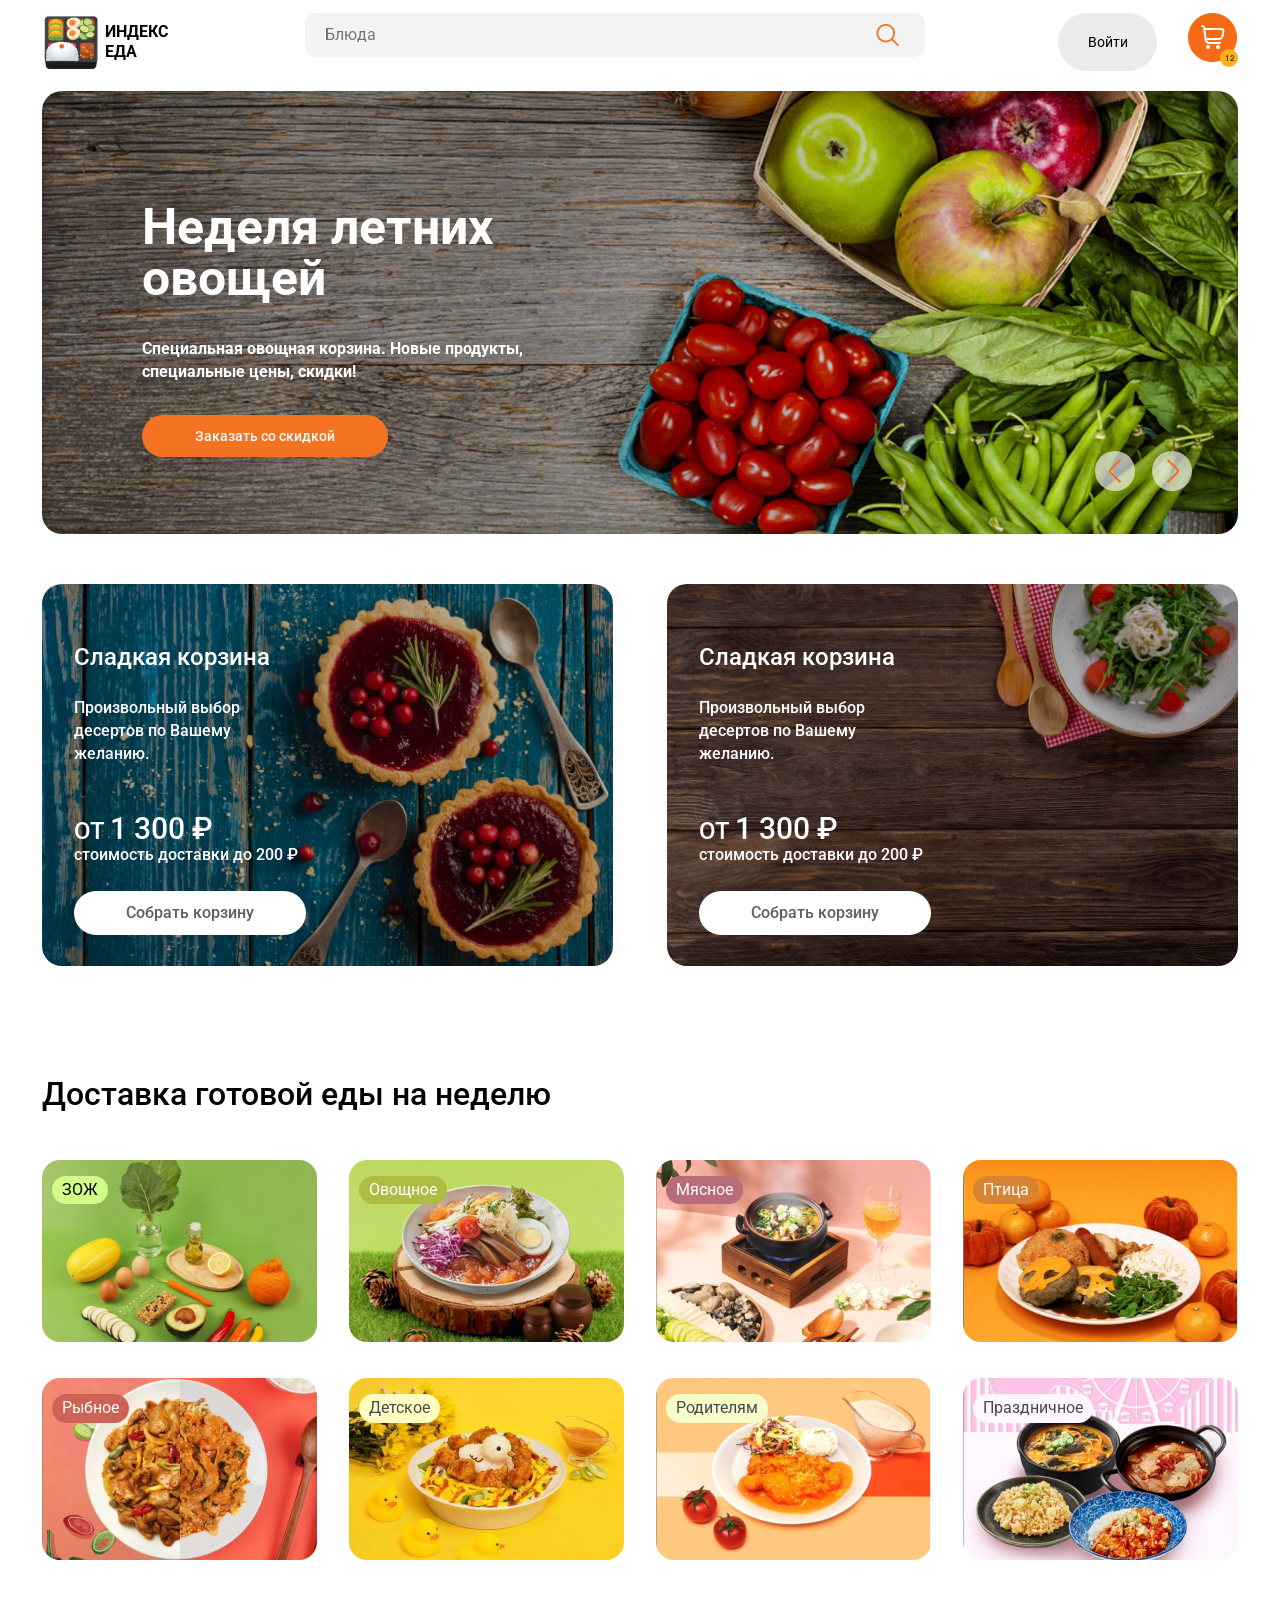
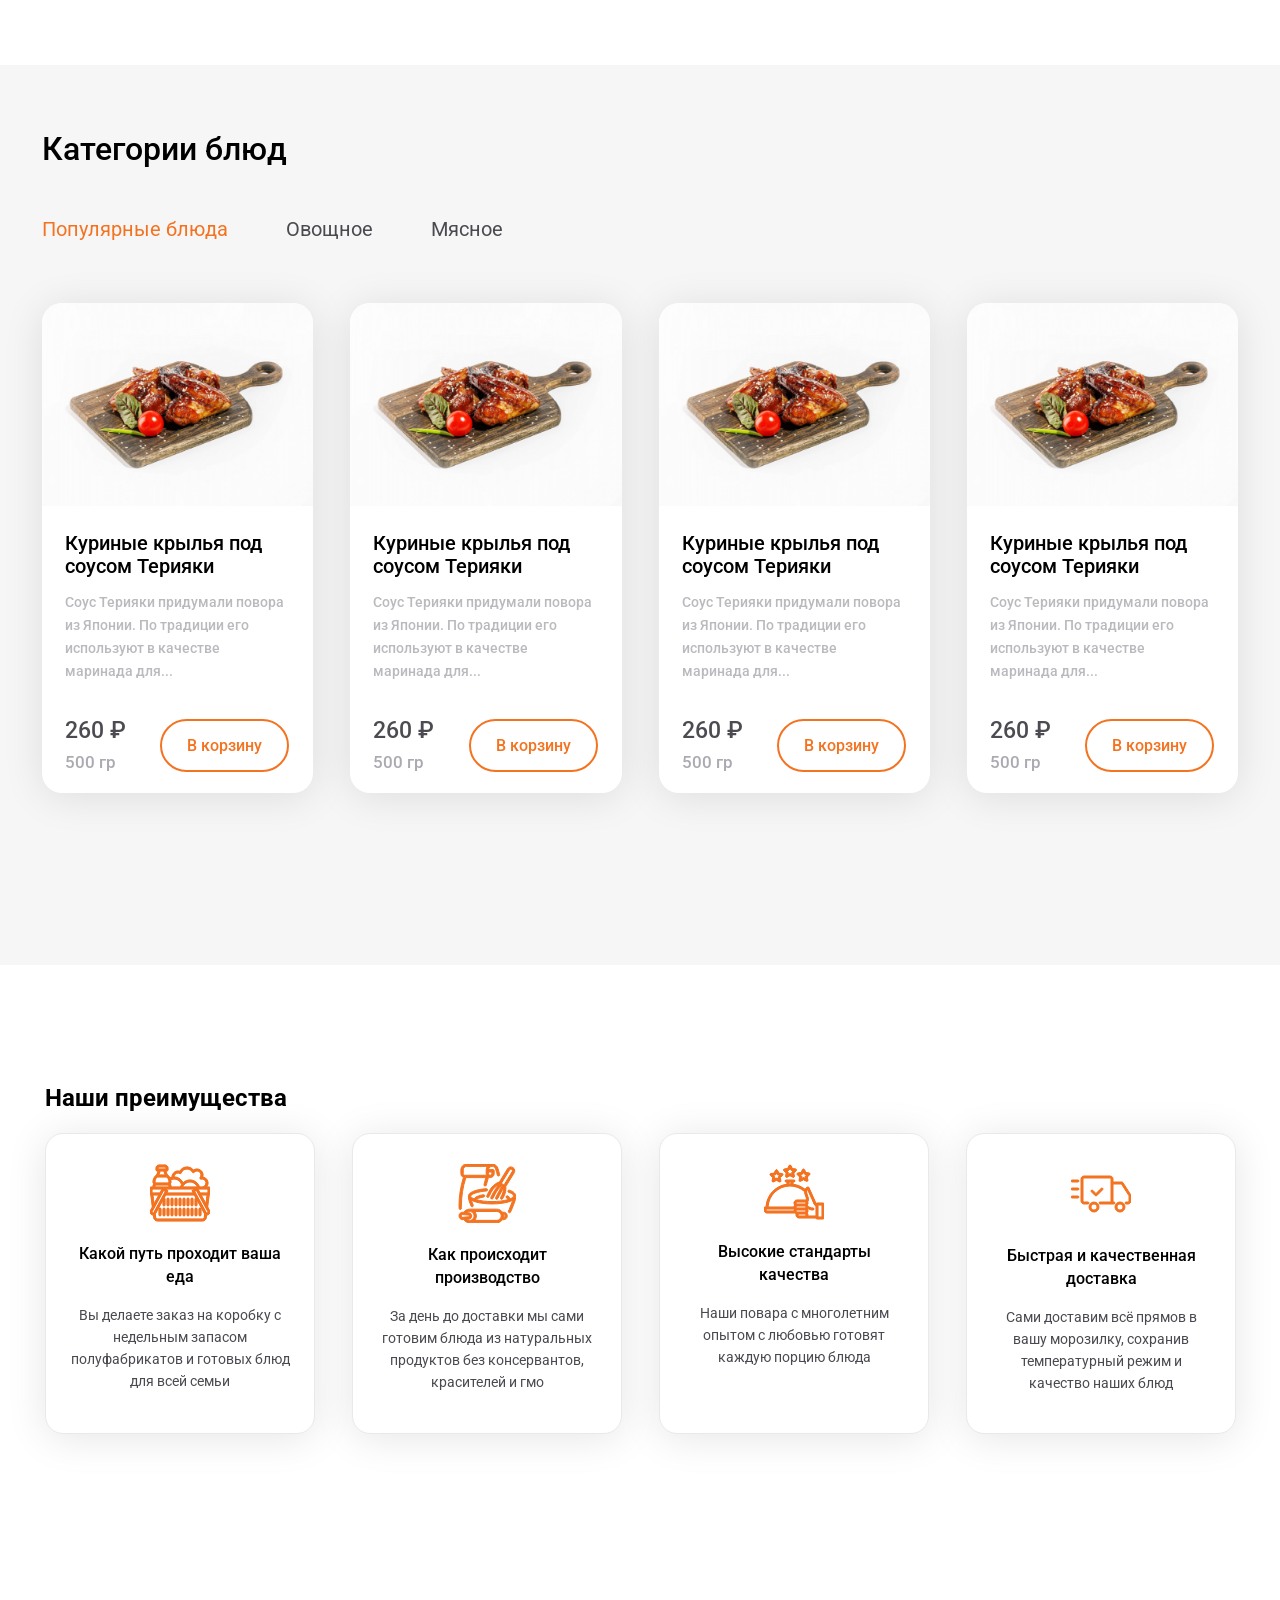
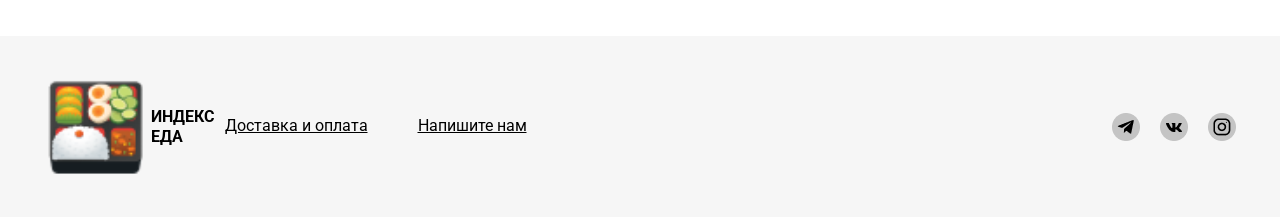
<file: index.html>
<!DOCTYPE html>
<html lang="ru">

<head>
    <meta charset="UTF-8">
    <meta http-equiv="X-UA-Compatible" content="IE=edge">
    <meta name="viewport" content="width=device-width, initial-scale=1.0">
    <title>Index Eda</title>
    <link rel="preconnect" href="https://fonts.googleapis.com">
    <link rel="preconnect" href="https://fonts.gstatic.com" crossorigin>
    <link href="https://fonts.googleapis.com/css2?family=Roboto:wght@400;500;700&display=swap" rel="stylesheet">
    <link rel="stylesheet" href="normalize.css">

    <link rel="stylesheet" href="owl.carousel.min.css">
    <link rel="stylesheet" href="owl.theme.default.min.css">
    <link rel="stylesheet" href="styles.css">
    <link rel="stylesheet" href="mobile.css" media="(max-width: 768px)">

    <script src="jquery.js" defer></script>
    <script src="owl.carousel.min.js" defer></script>
    <script src="jquery-ui.min.js" defer></script>
    <script src="script.js" defer></script>
    <script src="search.js" defer></script>
</head>

<body>
    <header>
        <div class="logo">
            <img src="images/logo.png" alt="Логотип">
            <span>индекс еда</span>
        </div>

        <div class="search-form">
            <input type="text" placeholder="Блюда" class="search">
            <button type="button" class="search-icon">
                <img src="images/search-icon.png" alt="Кнопка поиска">
            </button>
        </div>

        <div class="user-nav">
            <button type="button" class="enter">Войти</button>
            <button type="button" class="cart-icon">
                <div class="cart-index">12</div>
            </button>
        </div>
        <button type="button" class="search-mobile"></button>
    </header>

    <section class="slider owl-carousel">
        <div class="slider-item slider-bg1">
            <h1>Неделя летних овощей</h1>
            <h2>Специальная овощная корзина. Новые продукты, специальные цены, скидки!</h2>
            <button class="slider-btn">Заказать со скидкой</button>
        </div>

        <div class="slider-item slider-bg2">
            <h1>Неделя осенних
                овощей</h1>
            <h2>Специальная овощная корзина. Новые продукты, специальные цены, скидки!</h2>
            <button class="slider-btn">Заказать со скидкой</button>
        </div>

        <div class="slider-item slider-bg3">
            <h1>Витаминная неделя</h1>
            <h2>Специальная овощная корзина. Новые продукты, специальные цены, скидки!</h2>
            <button class="slider-btn">Заказать со скидкой</button>
        </div>

    </section>

    <section class="bonus">
        <div class="bonus-item bonus-bg1">
            <h3>Сладкая корзина</h3>
            <p>Произвольный выбор десертов по Вашему желанию.</p>
            <p class="price">ОТ <span>1 300 ₽</span></p>
            <p>стоимость доставки до 200 ₽</p>
            <button class="bonus-btn">Собрать корзину</button>
        </div>
        <div class="bonus-item bonus-bg2">
            <h3>Сладкая корзина</h3>
            <p>Произвольный выбор десертов по Вашему желанию.</p>
            <p class="price">ОТ <span>1 300 ₽</span></p>
            <p>стоимость доставки до 200 ₽</p>
            <button class="bonus-btn">Собрать корзину</button>
        </div>
    </section>
    <section class="delivery">
        <h2>Доставка готовой еды на неделю</h2>
        <div class="gallery">
            <figure>
                <img src="images/deliv1.png" alt="ЗОЖ">
                <figcaption class="light-green">ЗОЖ</figcaption>
            </figure>
            <figure>
                <img src="images/deliv2.png" alt="Овощное">
                <figcaption class="dark-green white">Овощное</figcaption>
            </figure>
            <figure>
                <img src="images/deliv3.png" alt="Мясное">
                <figcaption class="dark-pink white">Мясное</figcaption>
            </figure>
            <figure>
                <img src="images/deliv4.png" alt="Птица">
                <figcaption class="orange white">Птица</figcaption>
            </figure>
            <figure>
                <img src="images/deliv5.png" alt="Рыбное">
                <figcaption class="dark-red white">Рыбное</figcaption>
            </figure>
            <figure>
                <img src="images/deliv6.png" alt="Детское">
                <figcaption class="light-yellow dark">Детское</figcaption>
            </figure>
            <figure>
                <img src="images/deliv7.png" alt="Родителям">
                <figcaption class="pale dark">Родителям</figcaption>
            </figure>
            <figure>
                <img src="images/deliv8.png" alt="Праздничное">
                <figcaption class="pink dark">Праздничное</figcaption>
            </figure>
        </div>
    </section>
    <section class="catalog">
        <section class="categories">
            <h2>Категории блюд</h2>
            <div id="tabset">
                <ul>
                    <li><a href="#popular">Популярные блюда</a></li>
                    <li><a href="#veget">Овощное</a></li>
                    <li><a href="#meat">Мясное</a></li>
                </ul>
                <div class="food-examples" id="popular">
                    <div class="food-item">
                        <img src="images/food1.png" alt="Куриные крылья под
                    соусом Терияки">
                        <h3>Куриные крылья под соусом Терияки</h3>
                        <p>Соус Терияки придумали повора из Японии. По традиции его используют в качестве маринада
                            для...</p>
                        <div class="food-info">
                            <div class="food-details">
                                <span class="price">260 ₽</span>
                                <span class="weight">500 гр</span>
                            </div>
                            <button class="food-cart">В корзину</button>
                        </div>
                    </div>
                    <div class="food-item">
                        <img src="images/food1.png" alt="Куриные крылья под
                    соусом Терияки">
                        <h3>Куриные крылья под соусом Терияки</h3>
                        <p>Соус Терияки придумали повора из Японии. По традиции его используют в качестве маринада
                            для...</p>
                        <div class="food-info">
                            <div class="food-details">
                                <span class="price">260 ₽</span>
                                <span class="weight">500 гр</span>
                            </div>
                            <button class="food-cart">В корзину</button>
                        </div>
                    </div>
                    <div class="food-item">
                        <img src="images/food1.png" alt="Куриные крылья под
                    соусом Терияки">
                        <h3>Куриные крылья под соусом Терияки</h3>
                        <p>Соус Терияки придумали повора из Японии. По традиции его используют в качестве маринада
                            для...</p>
                        <div class="food-info">
                            <div class="food-details">
                                <span class="price">260 ₽</span>
                                <span class="weight">500 гр</span>
                            </div>
                            <button class="food-cart">В корзину</button>
                        </div>
                    </div>
                    <div class="food-item">
                        <img src="images/food1.png" alt="Куриные крылья под
                    соусом Терияки">
                        <h3>Куриные крылья под соусом Терияки</h3>
                        <p>Соус Терияки придумали повора из Японии. По традиции его используют в качестве маринада
                            для...</p>
                        <div class="food-info">
                            <div class="food-details">
                                <span class="price">260 ₽</span>
                                <span class="weight">500 гр</span>
                            </div>
                            <button class="food-cart">В корзину</button>
                        </div>
                    </div>
                </div>

                <div class="food-examples" id="veget">
                    <div class="food-item">
                        <img src="images/food1.png" alt="Куриные крылья под
                    соусом Терияки">
                        <h3>Овощи под соусом Терияки</h3>
                        <p>Соус Терияки придумали повора из Японии. По традиции его используют в качестве маринада
                            для...</p>
                        <div class="food-info">
                            <div class="food-details">
                                <span class="price">260 ₽</span>
                                <span class="weight">500 гр</span>
                            </div>
                            <button class="food-cart">В корзину</button>
                        </div>
                    </div>
                    <div class="food-item">
                        <img src="images/food1.png" alt="Куриные крылья под
                    соусом Терияки">
                        <h3>Овощи под соусом Терияки</h3>
                        <p>Соус Терияки придумали повора из Японии. По традиции его используют в качестве маринада
                            для...</p>
                        <div class="food-info">
                            <div class="food-details">
                                <span class="price">260 ₽</span>
                                <span class="weight">500 гр</span>
                            </div>
                            <button class="food-cart">В корзину</button>
                        </div>
                    </div>
                    <div class="food-item">
                        <img src="images/food1.png" alt="Куриные крылья под
                    соусом Терияки">
                        <h3>Овощи под соусом Терияки</h3>
                        <p>Соус Терияки придумали повора из Японии. По традиции его используют в качестве маринада
                            для...</p>
                        <div class="food-info">
                            <div class="food-details">
                                <span class="price">260 ₽</span>
                                <span class="weight">500 гр</span>
                            </div>
                            <button class="food-cart">В корзину</button>
                        </div>
                    </div>
                    <div class="food-item">
                        <img src="images/food1.png" alt="Куриные крылья под
                    соусом Терияки">
                        <h3>Овощи под соусом Терияки</h3>
                        <p>Соус Терияки придумали повора из Японии. По традиции его используют в качестве маринада
                            для...</p>
                        <div class="food-info">
                            <div class="food-details">
                                <span class="price">260 ₽</span>
                                <span class="weight">500 гр</span>
                            </div>
                            <button class="food-cart">В корзину</button>
                        </div>
                    </div>
                </div>

                <div class="food-examples" id="meat">
                    <div class="food-item">
                        <img src="images/food1.png" alt="Куриные крылья под
                    соусом Терияки">
                        <h3>Свинина под соусом Терияки</h3>
                        <p>Соус Терияки придумали повора из Японии. По традиции его используют в качестве маринада
                            для...</p>
                        <div class="food-info">
                            <div class="food-details">
                                <span class="price">260 ₽</span>
                                <span class="weight">500 гр</span>
                            </div>
                            <button class="food-cart">В корзину</button>
                        </div>
                    </div>
                    <div class="food-item">
                        <img src="images/food1.png" alt="Куриные крылья под
                    соусом Терияки">
                        <h3>Свинина под соусом Терияки</h3>
                        <p>Соус Терияки придумали повора из Японии. По традиции его используют в качестве маринада
                            для...</p>
                        <div class="food-info">
                            <div class="food-details">
                                <span class="price">260 ₽</span>
                                <span class="weight">500 гр</span>
                            </div>
                            <button class="food-cart">В корзину</button>
                        </div>
                    </div>
                    <div class="food-item">
                        <img src="images/food1.png" alt="Куриные крылья под
                    соусом Терияки">
                        <h3>Свинина под соусом Терияки</h3>
                        <p>Соус Терияки придумали повора из Японии. По традиции его используют в качестве маринада
                            для...</p>
                        <div class="food-info">
                            <div class="food-details">
                                <span class="price">260 ₽</span>
                                <span class="weight">500 гр</span>
                            </div>
                            <button class="food-cart">В корзину</button>
                        </div>
                    </div>
                    <div class="food-item">
                        <img src="images/food1.png" alt="Куриные крылья под
                    соусом Терияки">
                        <h3>Свинина под соусом Терияки</h3>
                        <p>Соус Терияки придумали повора из Японии. По традиции его используют в качестве маринада
                            для...</p>
                        <div class="food-info">
                            <div class="food-details">
                                <span class="price">260 ₽</span>
                                <span class="weight">500 гр</span>
                            </div>
                            <button class="food-cart">В корзину</button>
                        </div>
                    </div>
                </div>
            </div>
        </section>
    </section>

    <section class="benefits">
        <h2>Наши преимущества</h2>
        <div class="benefits-cards">
            <div class="benefits-item">
                <svg width="60" height="58" xmlns="http://www.w3.org/2000/svg">
                    <use xlink:href="images/icons.svg#card1"></use>
                </svg>
                <h3>Какой путь проходит ваша еда</h3>
                <p>Вы делаете заказ на коробку с недельным запасом
                    полуфабрикатов и готовых блюд для всей семьи</p>
            </div>
            <div class="benefits-item">
                <svg width="58" height="59" xmlns="http://www.w3.org/2000/svg">
                    <use xlink:href="images/icons.svg#card2"></use>
                </svg>
                <h3>Как происходит
                    производство</h3>
                <p>За день до доставки мы сами готовим блюда из натуральных продуктов без консервантов, красителей и гмо
                </p>
            </div>
            <div class="benefits-item">
                <svg width="60" height="56" xmlns="http://www.w3.org/2000/svg">
                    <use xlink:href="images/icons.svg#card3"></use>
                </svg>
                <h3>Высокие стандарты
                    качества</h3>
                <p>Наши повара с многолетним опытом с любовью готовят каждую порцию блюда</p>
            </div>
            <div class="benefits-item">
                <svg width="60" height="60" xmlns="http://www.w3.org/2000/svg">
                    <use xlink:href="images/icons.svg#card4"></use>
                </svg>
                <h3>Быстрая и качественная
                    доставка</h3>
                <p>Сами доставим всё прямов
                    в вашу морозилку, сохранив
                    температурный режим
                    и качество наших блюд</p>
            </div>
        </div>
    </section>
    <footer>
        <div class="footer-content">
            <div class="footer-info">
                <div class="logo">
                    <img src="images/logo.png" alt="Логотип">
                    <span>индекс еда</span>
                </div>

                <ul>
                    <li><a href="#">Доставка и оплата</a></li>
                    <li><a href="#">Напишите нам</a></li>
                </ul>
            </div>

            <div class="social">
                <img src="images/telegram.png" alt="Телеграм">
                <img src="images/vk.png" alt="ВКонтакте">
                <img src="images/instagram.png" alt="Инстаграм">
            </div>
        </div>
    </footer>
</body>

</html>
</file>
<file: styles.css>
* {
    box-sizing: border-box;
}
body {
    font-family: Roboto, Arial, sans-serif;
    color: #000;
}
button {
    border: none;
    cursor: pointer;
}
a {
    text-decoration: none;
}
header {
    max-width: 1196px;
    margin: 0 auto;
    display: flex;
    justify-content: space-between;
    padding: 13px 0 20px;
}
.logo {
    width: 130px;
    font-weight: 700;
    font-size: 16px;
    line-height: 20px;
    text-transform: uppercase;
    display: flex;
    gap: 5px;
}
.logo span {
    align-self: center;
}
.search {
    background: rgba(238, 238, 238, 0.71);
    border-radius: 10px;
    width: 100%;
    padding: 13px 60px 13px 20px;
    border: none;
}
.search-icon {
    background: transparent;
    border: none;
    position: absolute;
    top: 10px;
    right: 20px;
}
.search-form {
    position: relative;
    width: 620px;
}
.search-mobile {
    display: none;
}
.enter {
    background: #EBEBEB;
    border-radius: 50px;
    width: 99px;
    font-size: 14px;
    padding: 16px 29px;
    border: none;
}
.cart-icon {
    width: 50px;
    height: 54px;
    background: url(images/cart.png) no-repeat;
    position: relative;
}
.cart-index {
    font-size: 8px;
    background: #FFAF19;
    width: 18px;
    height: 18px;
    border-radius: 50%;
    position: absolute;
    right: 0;
    bottom: 0;
    padding: 5px;
}
.user-nav {
    display: flex;
    gap: 31px;
}
.slider {
    max-width: 1196px;
    margin: 0 auto;
}
.slider-item h1 {
    font-size: 50px;
    line-height: 51px;
    color: #FFFFFF;
    width: 390px;
}
.slider-item h2 {
    font-size: 16px;
    line-height: 23px;
    color: #FFFFFF;
    width: 390px;
    margin-bottom: 32px;
}
.slider-bg1 {
    background-image: linear-gradient(90deg, rgba(0, 0, 0, 0.43) 40.45%, rgba(0, 0, 0, 0) 100%), url(images/slider-bg1.png);
}
.slider-bg2 {
    background-image: linear-gradient(90deg, rgba(0, 0, 0, 0.43) 40.45%, rgba(0, 0, 0, 0) 100%), url(images/slider-bg2.png);
}
.slider-bg3 {
    background-image: linear-gradient(90deg, rgba(0, 0, 0, 0.43) 40.45%, rgba(0, 0, 0, 0) 100%), url(images/slider-bg3.png);
}
.slider-item {
    background-repeat: no-repeat;
    background-size: cover;
    border-radius: 20px;
    padding: 77px 100px;
}
.slider-btn {
    width: 246px;
    background: #F47322;
    border-radius: 25px;
    font-weight: 500;
    font-size: 14px;
    color: #FFFFFF;
    padding: 13px 53px;
}
.bonus {
    max-width: 1196px;
    margin: 50px auto;
    display: flex;
    gap: 54px;
}
.bonus-item {
    flex-basis: 50%;
    padding: 36px 32px 31px;
    border-radius: 20px;
    background-repeat: no-repeat;
    background-size: cover;
}
.bonus-bg1 {
    background-image: url(images/bonus-bg1.png);
}
.bonus-bg2 {
    background-image: url(images/bonus-bg2.png);
}
.bonus h3 {
    font-weight: 500;
    font-size: 24px;
    color: #fff;
}
.bonus p {
    font-weight: 500;
    font-size: 16px;
    line-height: 23px;
    color: #FFF;
    width: 225px;
    margin-bottom: 0;
    margin-top: 0;
}
.bonus .price {
    font-weight: 500;
    font-size: 24px;
    color: #FFF;
    margin-top: 52px;
    margin-bottom: 0;
}
.bonus .price span {
    font-size: 30px;
}
.bonus-btn {
    background: #FFFFFF;
    border-radius: 50px;
    font-weight: 500;
    font-size: 16px;
    color: #5F5F61;
    padding: 13px 52px;
    margin-top: 25px;
}
.owl-carousel .owl-nav button.owl-prev {
    background: url(images/arrow_left.png) no-repeat 50% 50% rgba(235, 235, 235, 0.7);
    width: 40px;
    height: 40px;
    border-radius: 50%;
}
.owl-carousel .owl-nav button.owl-next {
    background: url(images/arrow_right.png) no-repeat 50% 50% rgba(235, 235, 235, 0.7);
    width: 40px;
    height: 40px;
    border-radius: 50%;
    margin-left: 17px;
}
.owl-nav span {
    display: none;
}
.owl-nav {
    position: absolute;
    right: 46px;
    bottom: 39px;
}
.delivery {
    max-width: 1196px;
    margin: 110px auto 0;
}
.delivery h2 {
    font-weight: 500;
    font-size: 32px;
    margin-bottom: 47px;
}
.gallery {
    display: flex;
    flex-wrap: wrap;
    gap: 32px;
}
.gallery figure {
    border-radius: 18px;
    position: relative;
    margin: 0;
}
.gallery img {
    border-radius: 18px;
    max-width: 100%;
}
.gallery figcaption {
    position: absolute;
    top: 16px;
    left: 10px;
    border-radius: 30px;
    padding: 5px 10px;
}
.light-green {
    background: #D0FD89;
}
.dark-green {
    background: #AEBC41;
}
.dark-pink {
    background: #B86B78;
}
.dark-red {
    background: #CD6255;
}
.orange {
    background: #D68334;
}
.light-yellow {
    background: #FFFDBF;
}
.pale {
    background: #F6FDC8;
}
.pink {
    background: #FEF7FE;
}
.white {
    color: #fff;
}
.dark {
    color: #49494F;
}
.catalog {
    width: 100%;
    background: #F6F6F6;
    margin-top: 100px;
    padding-top: 40px;
    padding-bottom: 172px;
}
.categories {
    max-width: 1196px;
    margin: 0 auto;
}
.categories h2 {
    font-weight: 500;
    font-size: 32px;
}
.categories ul {
    list-style: none;
    margin: 50px 0 62px;
    padding: 0;
    display: flex;
    gap: 58px;
}
.categories a {
    font-size: 20px;
    color: #49494F;
}
.ui-tabs-active .ui-tabs-anchor {
    color: #F37321;
}
.food-item {
    background: #FFFFFF;
    box-shadow: 0px 4px 40px rgba(0, 0, 0, 0.1);
    border-radius: 20px;
    flex-basis: calc((100% - 37px*3) / 4);
}
.food-item img {
    border-radius: 20px 20px 0 0;
    max-width: 100%;
}
.food-item h3 {
    font-weight: 500;
    font-size: 20px;
    line-height: 23px;
    margin: 21px 23px 13px;
}
.food-item p {
    font-weight: 500;
    font-size: 14px;
    line-height: 23px;
    color: #B9B9BE;
    margin: 13px 27px 36px 23px;
}
.food-item .price {
    font-weight: 500;
    font-size: 23px;
    line-height: 23px;
    color: #4B4B51;
}
.food-item .weight {
    font-weight: 500;
    font-size: 17px;
    line-height: 20px;
    color: #AAAAB1;
}
.food-cart {
    border: 2px solid #F37321;
    border-radius: 33px;
    font-weight: 500;
    font-size: 16px;
    color: #F37321;
    padding: 16px 25px 15px;
    background: #fff;
}
.food-info {
    margin: 36px 24px 0 23px;
    display: flex;
    justify-content: space-between;
    padding-bottom: 21px;
}
.food-details {
    display: flex;
    flex-direction: column;
    justify-content: space-between;
}
.food-examples {
    display: flex;
    flex-wrap: wrap;
    gap: 37px;
}
.benefits {
    max-width: 1191px;
    margin: 0 auto;
    padding-top: 100px;
    padding-bottom: 202px;
}
.benefits-item svg {
    fill: #F37321;
    stroke: #F37321;
}
.benefits-item:hover svg {
    fill: #fff;
    stroke: #fff;
    stroke-width: 1;
}
.benefits-item {
    background: #FFFFFF;
    border: 1px solid #E9E9E9;
    box-shadow: 0px 4px 40px rgba(0, 0, 0, 0.1);
    border-radius: 18px;
    padding: 30px 23px 25px 24px;
    text-align: center;
    flex-basis: calc((100% - 37px*3) / 4);
}
.benefits-item:hover {
    background: #F37321;
    border: 1px solid #F37321;
    box-shadow: 0px 4px 40px rgba(0, 0, 0, 0.1);
    color: #fff;
}
.benefits-item h3 {
    font-weight: 500;
    font-size: 16px;
    line-height: 23px;
}
.benefits-item p {
    font-size: 14px;
    line-height: 22px;
    color: #49494F;
}
.benefits-item:hover p {
    color: #fff;
}
.benefits-cards {
    display: flex;
    flex-wrap: wrap;
    justify-content: center;
    gap: 37px;
}
footer {    
    background: #F6F6F6;
    padding-top: 40px;
    padding-bottom: 40px;
}
.footer-content {
    max-width: 1191px;
    margin: 0 auto;
    display: flex;
    justify-content: space-between;
}
.footer-info {
     display: flex;
     gap: 50px;
}
footer ul {
    list-style: none;
    margin: 0;
    padding: 0;
    display: flex;
    gap: 50px;
    align-self: center;
}
footer a {
    color: #000000;
    text-decoration: underline;
}
.social {
    display: flex;
    align-items: center;
    gap: 20px;
}
.footer-info img {
    width: 101px;
    height: 101px;
}
</file>
<file: mobile.css>
header {
    max-width: 768px;
    padding: 9px 21px 39px 22px;
}
header .logo span {
    display: none;
}
.search-form {
    display: none;
    position: absolute;
    top: 70px;
    left: 22px;
    z-index: 50;
    width: calc(100% - 44px);
    margin-right: 22px;
}

.search {
    background: #eee;
}
.search-mobile {
    width: 37px;
height: 37px;
background: url(images/search-icon.png) no-repeat center;
display: block;
}
.search-close {
    background: url(images/close.svg) no-repeat center;
}

.cart-icon {
    position: absolute;
    right: 18px;
    top: 105px;
    z-index: 40;
}
.slider {
    padding-right: 0;
    padding-left: 0;
    max-width: 100%;
    padding-bottom: 50px;
}
.slider-item {
    border-radius: 0;
    padding-left: 10px;
    padding-bottom: 20px;
    padding-top: 20px;
}
.slider-item h1 {
    font-size: 35px;
    color: #FFFFFF;
    width: 100%;
    margin: 0 auto;
}
.slider-item h2 {
    font-size: 16px;
    margin: 0 auto;
    width: 90%px;
    height: 130px;
}
.slider-btn {
    width: 260px;
    margin: 0 auto;
    display: block;
}
.owl-carousel .owl-nav button.owl-prev {
    margin-left: 16px;

}
.owl-carousel .owl-nav button.owl-next {
    margin-right: 16px;

    margin-left: 17px;
}
.owl-nav {
    right: auto;
    bottom: 60px;
    display: flex;
    justify-content: space-between;
    width: 100%;
}
.bonus {
    display: block;
    max-width: 768px;
    padding-left: 20px;
    padding-right: 20px;
}
.bonus-item {
    margin-bottom: 33px;
}
.delivery {
    max-width: 768px;
    padding-left: 20px;
    padding-right: 20px;
}
.gallery figure {
    flex-basis: 270px;
}
.food-item {
    flex-basis: 270px;
}
.food-item img {
    max-width: 50%;
    margin-left: 25%;
}
.categories {
    max-width: 768px;
    padding: 0 20px;
}
.categories ul {
    flex-wrap: wrap;
    gap: 16px;
}
.benefits {
    max-width: 768px;
    padding-left: 20px;
    padding-right: 20px;
}
.benefits-item svg {
    flex-basis: 270px;
}
.footer-content {
    max-width: 768px;
    padding: 0 20px;
    flex-direction: column;
}
.footer-info {
    flex-direction: column;
}
footer ul {
    flex-direction: column;
    gap: 14px;
    align-items: flex-start;
    align-self: flex-start;
}
</file>
